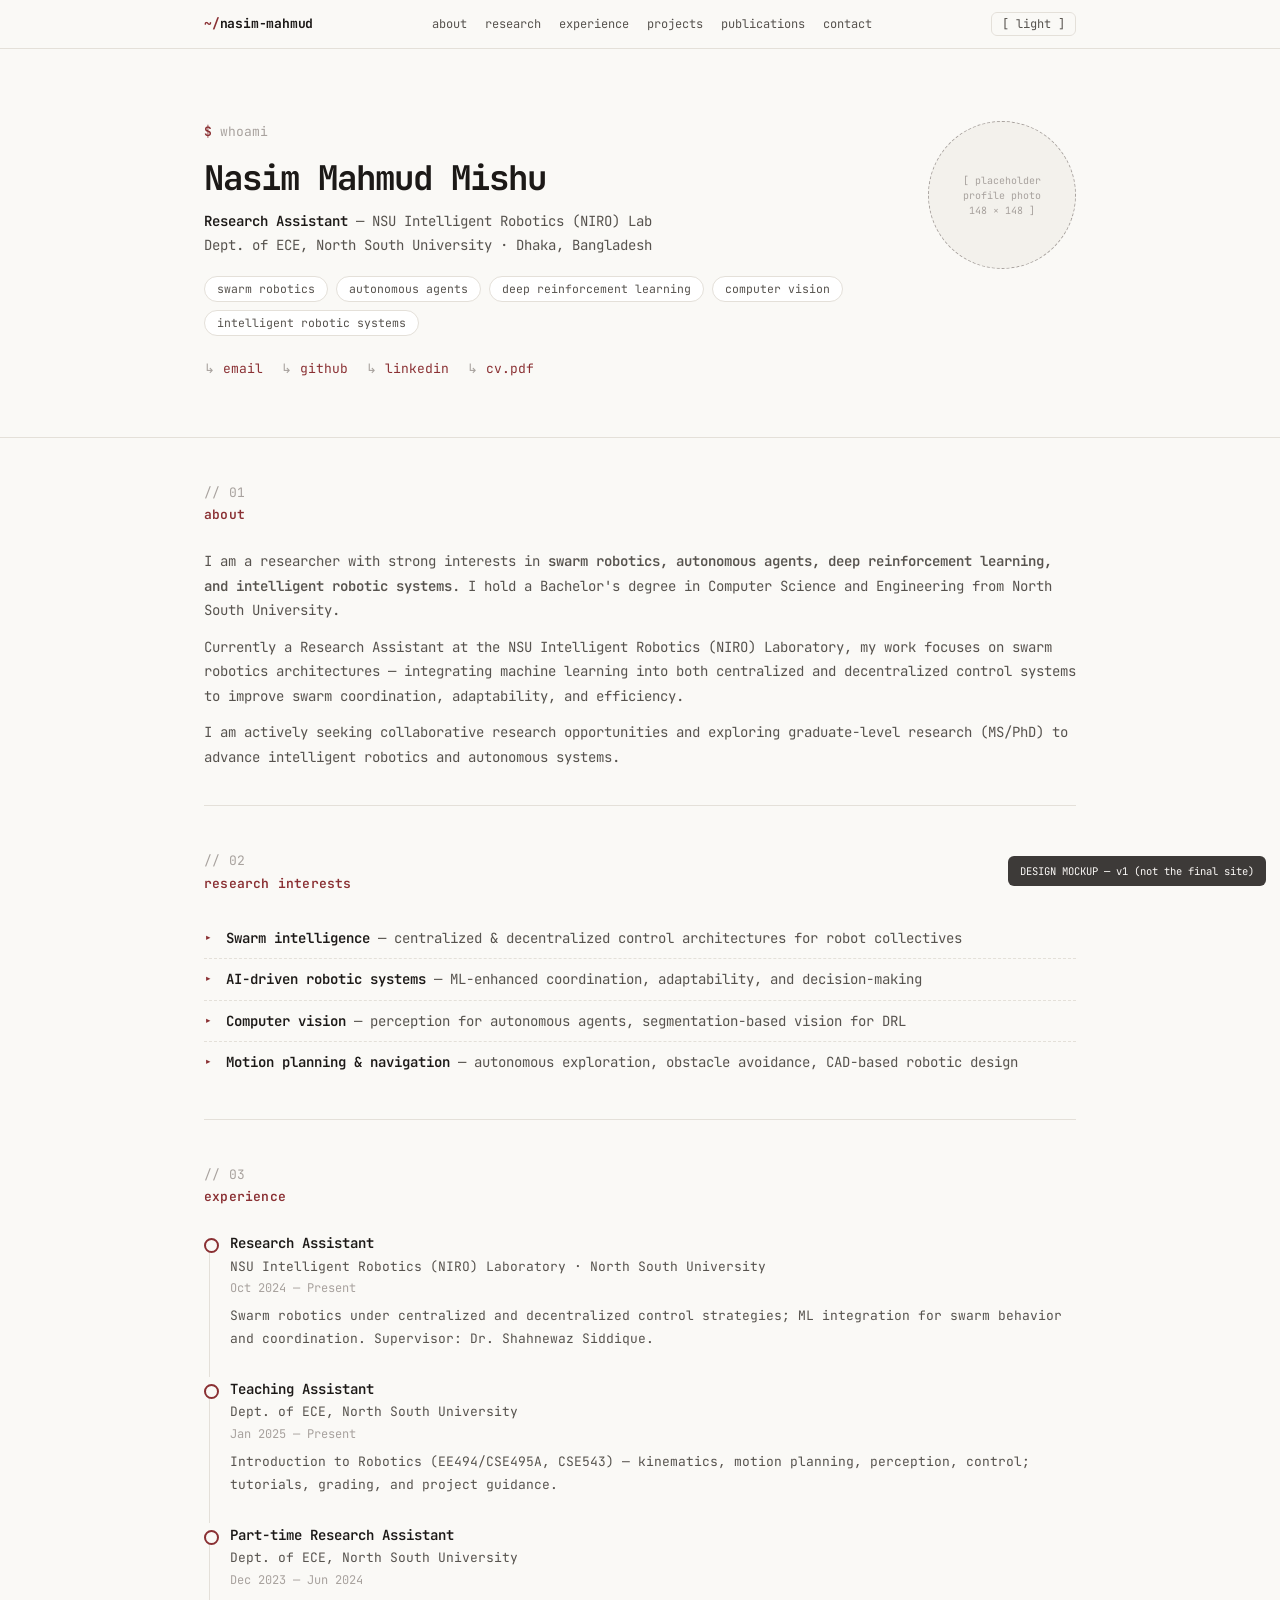
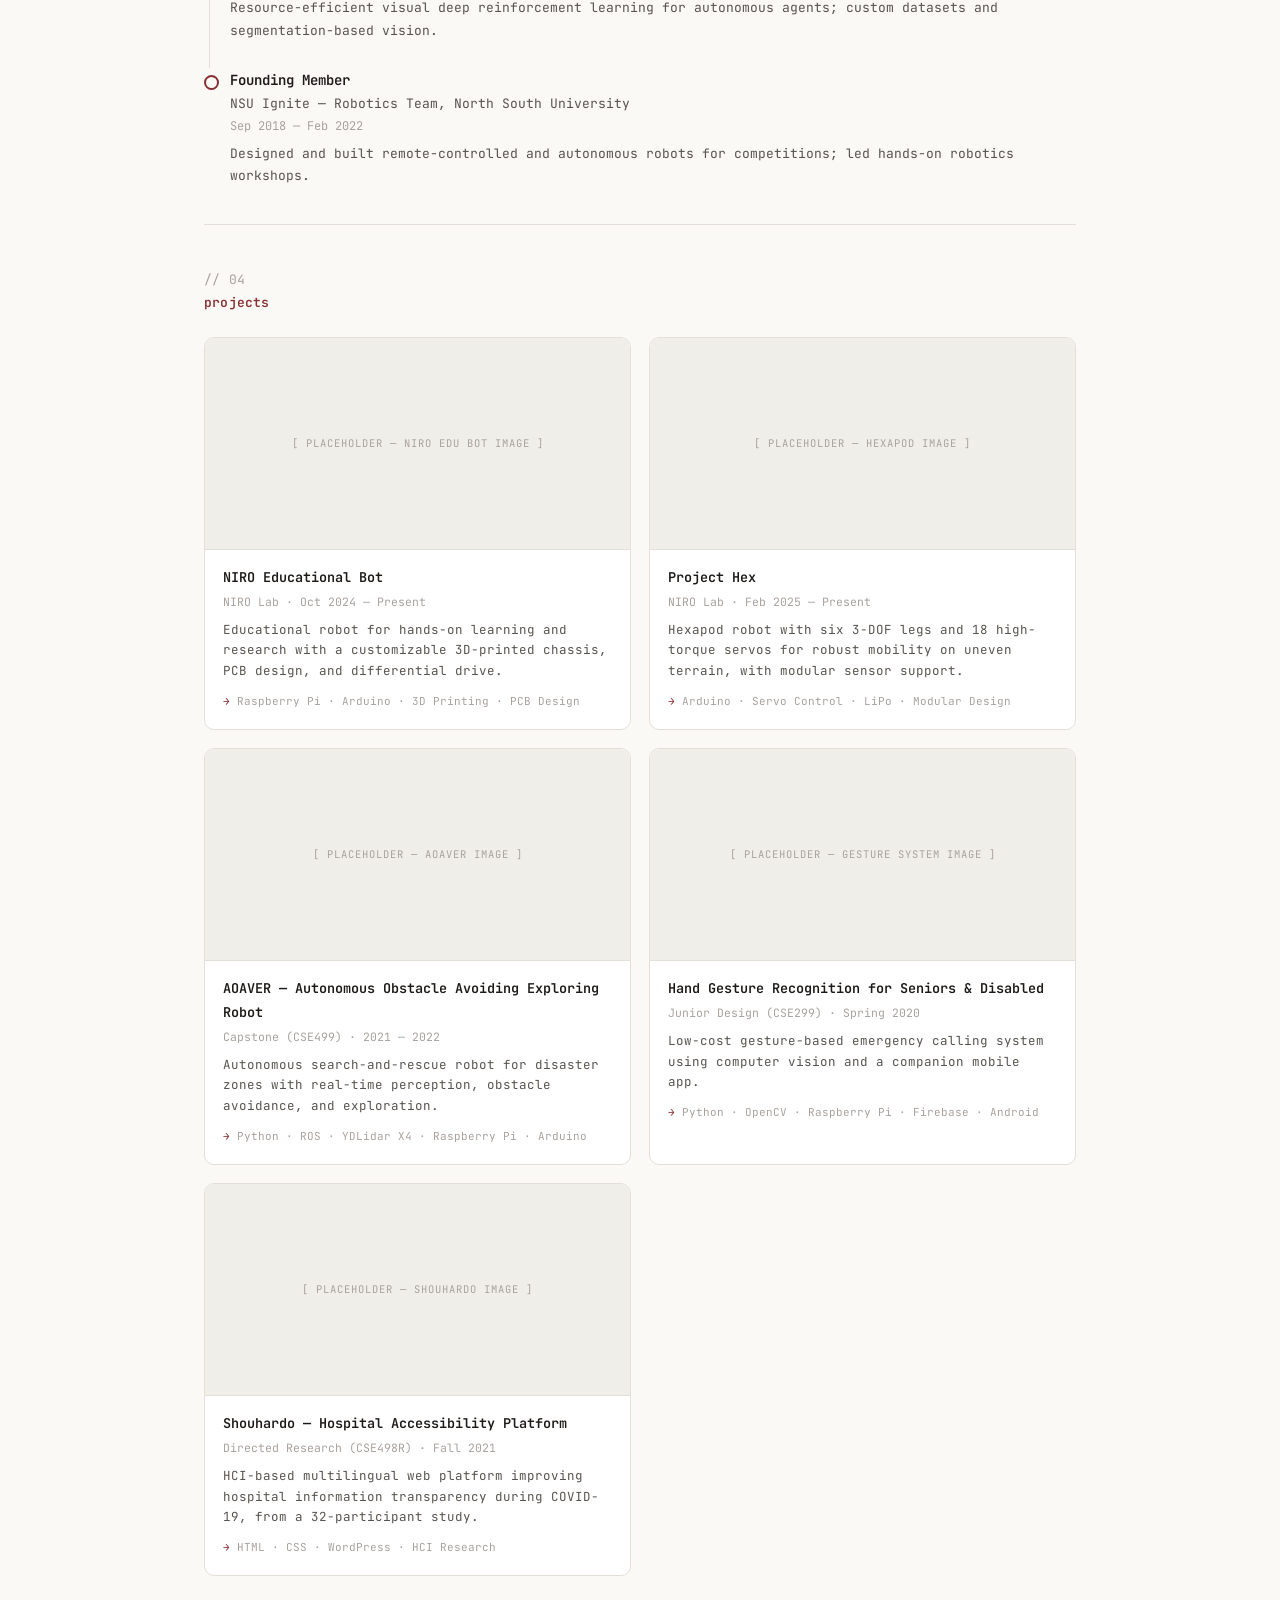
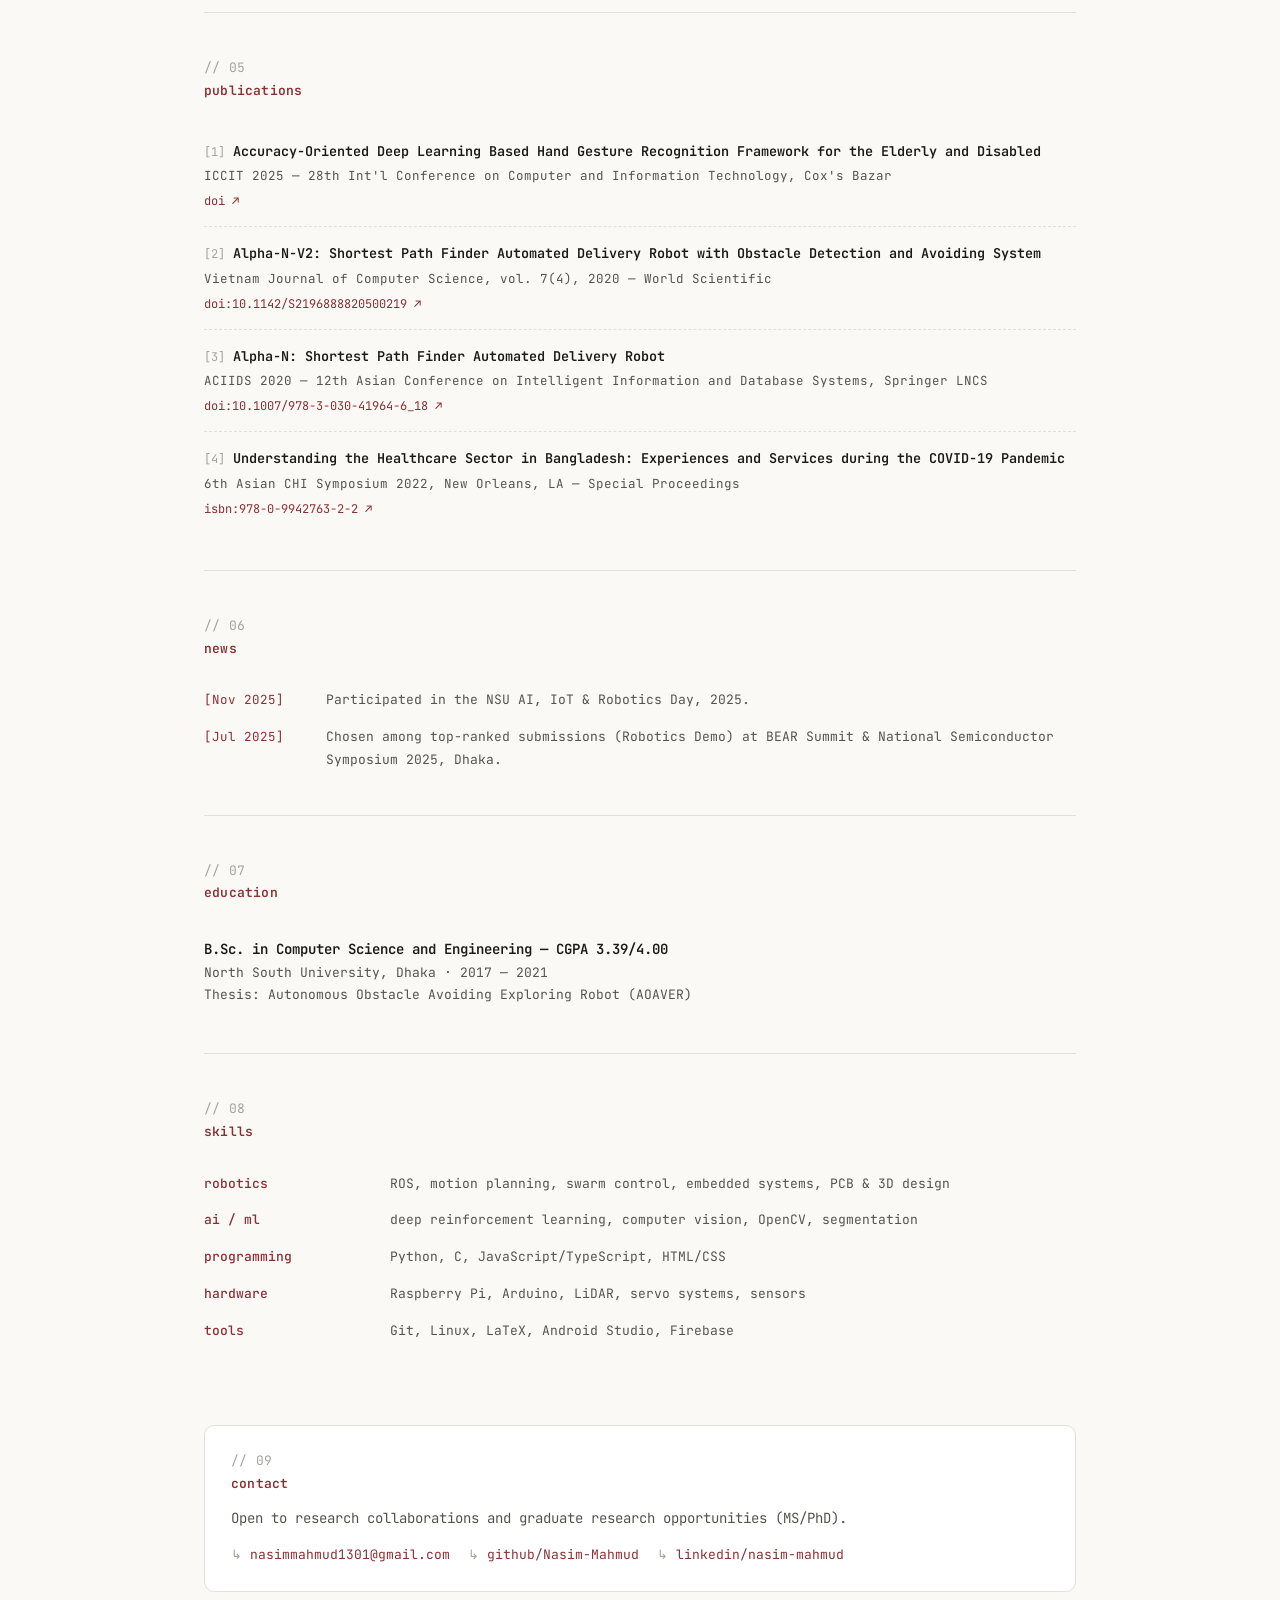
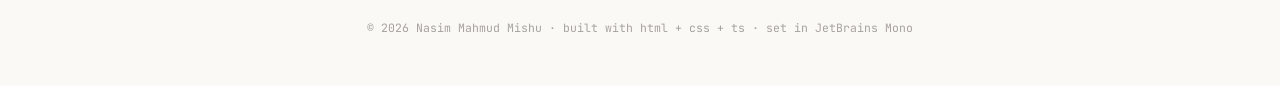
<file: v1/mockup/index.html>
<!DOCTYPE html>
<html lang="en">
<head>
<meta charset="utf-8" />
<meta name="viewport" content="width=device-width, initial-scale=1" />
<title>Design Mockup — Nasim Mahmud Mishu</title>
<link rel="preconnect" href="https://fonts.googleapis.com" />
<link rel="preconnect" href="https://fonts.gstatic.com" crossorigin />
<link href="https://fonts.googleapis.com/css2?family=JetBrains+Mono:ital,wght@0,300;0,400;0,500;0,600;0,700;1,400&display=swap" rel="stylesheet" />
<style>
  /* ============ DESIGN TOKENS ============ */
  :root {
    --bg:        #faf9f6;
    --bg-soft:   #f3f1ec;
    --ink:       #1c1917;
    --ink-soft:  #57534e;
    --ink-faint: #a8a29e;
    --accent:    #8a3033;   /* muted maroon — continuity with current site */
    --border:    #e4e0d9;
    --card:      #ffffff;
    --code-bg:   #f0eee9;
  }
  html[data-theme="dark"] {
    --bg:        #161513;
    --bg-soft:   #1e1c19;
    --ink:       #e7e3dd;
    --ink-soft:  #b0aaa2;
    --ink-faint: #6e675f;
    --accent:    #d08a8a;
    --border:    #2e2a26;
    --card:      #1c1a17;
    --code-bg:   #232019;
  }

  * { margin: 0; padding: 0; box-sizing: border-box; }
  html { scroll-behavior: smooth; }
  body {
    background: var(--bg);
    color: var(--ink);
    font-family: "JetBrains Mono", monospace;
    font-size: 14px;
    line-height: 1.75;
    -webkit-font-smoothing: antialiased;
    transition: background .25s ease, color .25s ease;
  }
  ::selection { background: var(--accent); color: #fff; }
  a { color: var(--accent); text-decoration: none; }
  a:hover { text-decoration: underline; text-underline-offset: 3px; }

  .wrap { max-width: 920px; margin: 0 auto; padding: 0 24px; }

  /* ============ NAV ============ */
  nav {
    position: sticky; top: 0; z-index: 50;
    background: color-mix(in srgb, var(--bg) 88%, transparent);
    backdrop-filter: blur(8px);
    border-bottom: 1px solid var(--border);
  }
  .nav-inner {
    max-width: 920px; margin: 0 auto; padding: 12px 24px;
    display: flex; align-items: center; justify-content: space-between; gap: 16px;
  }
  .nav-name { font-weight: 700; font-size: 13px; letter-spacing: -.2px; white-space: nowrap; }
  .nav-name .prompt { color: var(--accent); }
  .nav-links { display: flex; gap: 18px; font-size: 12px; color: var(--ink-soft); }
  .nav-links a { color: var(--ink-soft); }
  .nav-links a:hover { color: var(--accent); text-decoration: none; }
  .theme-btn {
    font-family: inherit; font-size: 12px; cursor: pointer;
    background: none; border: 1px solid var(--border); border-radius: 6px;
    color: var(--ink-soft); padding: 3px 10px;
  }
  .theme-btn:hover { border-color: var(--accent); color: var(--accent); }

  /* ============ HERO ============ */
  .hero { padding: 72px 0 56px; border-bottom: 1px solid var(--border); }
  .hero-flex { display: flex; gap: 40px; align-items: flex-start; }
  .hero-text { flex: 1; min-width: 0; }
  .hero-cmd {
    color: var(--ink-faint); font-size: 13px; margin-bottom: 14px;
  }
  .hero-cmd .dollar { color: var(--accent); font-weight: 600; }
  .hero h1 {
    font-size: clamp(26px, 4.5vw, 34px);
    font-weight: 700; letter-spacing: -1px; line-height: 1.2;
  }
  .hero .role { margin-top: 10px; font-size: 14px; color: var(--ink-soft); }
  .hero .role b { color: var(--ink); font-weight: 600; }
  .tags { display: flex; flex-wrap: wrap; gap: 8px; margin-top: 18px; }
  .tag {
    font-size: 11.5px; color: var(--ink-soft);
    border: 1px solid var(--border); border-radius: 999px;
    padding: 2px 12px; background: var(--card);
  }
  .hero-links { margin-top: 22px; font-size: 13px; display: flex; flex-wrap: wrap; gap: 4px; }
  .hero-links a { margin-right: 14px; }
  .hero-links a::before { content: "↳ "; color: var(--ink-faint); }
  .photo-slot {
    flex-shrink: 0; width: 148px; height: 148px; border-radius: 50%;
    border: 1px dashed var(--ink-faint);
    display: flex; align-items: center; justify-content: center; text-align: center;
    font-size: 10px; color: var(--ink-faint); line-height: 1.5; padding: 12px;
    background: var(--bg-soft);
  }

  /* ============ SECTIONS ============ */
  section { padding: 44px 0 36px; border-bottom: 1px solid var(--border); }
  section:last-of-type { border-bottom: none; }
  .sec-head {
    font-size: 13px; font-weight: 600; color: var(--accent);
    margin-bottom: 22px; letter-spacing: .2px;
  }
  .sec-head .comment { color: var(--ink-faint); font-weight: 400; }
  .sec-head .comment::after { content: ""; display: block; }

  p + p { margin-top: 12px; }
  .muted { color: var(--ink-soft); }
  .lead b { font-weight: 600; }

  /* research interests */
  .interest-list { list-style: none; }
  .interest-list li {
    padding: 8px 0 8px 22px; position: relative; color: var(--ink-soft);
    border-bottom: 1px dashed var(--border);
  }
  .interest-list li:last-child { border-bottom: none; }
  .interest-list li::before {
    content: "▸"; position: absolute; left: 0; color: var(--accent);
  }
  .interest-list b { color: var(--ink); font-weight: 600; }

  /* experience timeline */
  .xp-item { position: relative; padding: 0 0 26px 26px; }
  .xp-item::before {
    content: ""; position: absolute; left: 5px; top: 8px; bottom: 0;
    width: 1px; background: var(--border);
  }
  .xp-item:last-child { padding-bottom: 0; }
  .xp-item:last-child::before { display: none; }
  .xp-item::after {
    content: ""; position: absolute; left: 0; top: 7px;
    width: 11px; height: 11px; border-radius: 50%;
    background: var(--bg); border: 2px solid var(--accent);
  }
  .xp-role { font-weight: 600; font-size: 14px; }
  .xp-org { color: var(--ink-soft); font-size: 13px; }
  .xp-date { font-size: 12px; color: var(--ink-faint); }
  .xp-detail { margin-top: 6px; font-size: 13px; color: var(--ink-soft); }

  /* projects grid */
  .proj-grid { display: grid; grid-template-columns: 1fr 1fr; gap: 18px; }
  .proj-card {
    background: var(--card); border: 1px solid var(--border); border-radius: 10px;
    overflow: hidden; transition: border-color .2s ease, transform .2s ease;
  }
  .proj-card:hover { border-color: var(--accent); transform: translateY(-2px); }
  .proj-img {
    aspect-ratio: 16 / 8; background: var(--code-bg);
    border-bottom: 1px solid var(--border);
    display: flex; align-items: center; justify-content: center;
    font-size: 10.5px; color: var(--ink-faint); letter-spacing: 1px;
  }
  .proj-body { padding: 16px 18px 18px; }
  .proj-title { font-weight: 600; font-size: 13.5px; }
  .proj-meta { font-size: 11.5px; color: var(--ink-faint); margin: 2px 0 8px; }
  .proj-desc { font-size: 12.5px; color: var(--ink-soft); line-height: 1.65; }
  .proj-tech { margin-top: 10px; font-size: 11px; color: var(--ink-faint); }
  .proj-tech b { color: var(--accent); font-weight: 500; }

  /* publications */
  .pub { padding: 14px 0; border-bottom: 1px dashed var(--border); }
  .pub:last-child { border-bottom: none; }
  .pub-num { color: var(--ink-faint); font-size: 12px; margin-right: 8px; }
  .pub-title { font-weight: 600; font-size: 13.5px; }
  .pub-venue { font-size: 12.5px; color: var(--ink-soft); margin-top: 2px; }
  .pub-id { font-size: 12px; margin-top: 4px; }

  /* news */
  .news-item { display: flex; gap: 14px; padding: 7px 0; font-size: 13px; }
  .news-date { color: var(--accent); flex-shrink: 0; font-size: 12.5px; min-width: 108px; }
  .news-text { color: var(--ink-soft); }

  /* education */
  .edu-item { padding: 10px 0; }
  .edu-deg { font-weight: 600; }
  .edu-meta { color: var(--ink-soft); font-size: 13px; }

  /* skills */
  .skill-row { display: flex; gap: 16px; padding: 7px 0; font-size: 13px; }
  .skill-key { flex-shrink: 0; width: 170px; color: var(--accent); font-weight: 500; }
  .skill-val { color: var(--ink-soft); }

  /* footer */
  footer { padding: 40px 0 48px; }
  .footer-box {
    border: 1px solid var(--border); border-radius: 10px; background: var(--card);
    padding: 24px 26px;
  }
  .footer-box .sec-head { margin-bottom: 10px; }
  .copy { margin-top: 26px; text-align: center; font-size: 11.5px; color: var(--ink-faint); }

  .mockup-banner {
    position: fixed; bottom: 14px; right: 14px; z-index: 99;
    background: var(--ink); color: var(--bg);
    font-size: 10.5px; padding: 6px 12px; border-radius: 6px; opacity: .85;
  }

  /* responsive */
  @media (max-width: 720px) {
    .hero-flex { flex-direction: column-reverse; }
    .photo-slot { width: 112px; height: 112px; }
    .proj-grid { grid-template-columns: 1fr; }
    .nav-links { display: none; }
    .skill-row { flex-direction: column; gap: 0; }
    .news-item { flex-direction: column; gap: 0; }
  }
</style>
</head>
<body>

<!-- ================= NAV ================= -->
<nav>
  <div class="nav-inner">
    <div class="nav-name"><span class="prompt">~/</span>nasim-mahmud</div>
    <div class="nav-links">
      <a href="#about">about</a>
      <a href="#research">research</a>
      <a href="#experience">experience</a>
      <a href="#projects">projects</a>
      <a href="#publications">publications</a>
      <a href="#contact">contact</a>
    </div>
    <button class="theme-btn" id="themeToggle">[ light ]</button>
  </div>
</nav>

<!-- ================= HERO ================= -->
<header class="hero">
  <div class="wrap hero-flex">
    <div class="hero-text">
      <div class="hero-cmd"><span class="dollar">$</span> whoami</div>
      <h1>Nasim Mahmud Mishu</h1>
      <p class="role">
        <b>Research Assistant</b> — NSU Intelligent Robotics (NIRO) Lab<br />
        Dept. of ECE, North South University · Dhaka, Bangladesh
      </p>
      <div class="tags">
        <span class="tag">swarm robotics</span>
        <span class="tag">autonomous agents</span>
        <span class="tag">deep reinforcement learning</span>
        <span class="tag">computer vision</span>
        <span class="tag">intelligent robotic systems</span>
      </div>
      <div class="hero-links">
        <a href="mailto:nasimmahmud1301@gmail.com">email</a>
        <a href="https://github.com/Nasim-Mahmud">github</a>
        <a href="https://www.linkedin.com/in/nasim-mahmud/">linkedin</a>
        <a href="#">cv.pdf</a>
      </div>
    </div>
    <div class="photo-slot">[ placeholder<br />profile photo<br />148 × 148 ]</div>
  </div>
</header>

<main class="wrap">

  <!-- ================= ABOUT ================= -->
  <section id="about">
    <h2 class="sec-head"><span class="comment">// 01</span> about</h2>
    <p class="lead muted">
      I am a researcher with strong interests in <b>swarm robotics, autonomous agents,
      deep reinforcement learning, and intelligent robotic systems</b>. I hold a Bachelor's
      degree in Computer Science and Engineering from North South University.
    </p>
    <p class="muted">
      Currently a Research Assistant at the NSU Intelligent Robotics (NIRO) Laboratory,
      my work focuses on swarm robotics architectures — integrating machine learning into
      both centralized and decentralized control systems to improve swarm coordination,
      adaptability, and efficiency.
    </p>
    <p class="muted">
      I am actively seeking collaborative research opportunities and exploring
      graduate-level research (MS/PhD) to advance intelligent robotics and autonomous systems.
    </p>
  </section>

  <!-- ================= RESEARCH ================= -->
  <section id="research">
    <h2 class="sec-head"><span class="comment">// 02</span> research interests</h2>
    <ul class="interest-list">
      <li><b>Swarm intelligence</b> — centralized &amp; decentralized control architectures for robot collectives</li>
      <li><b>AI-driven robotic systems</b> — ML-enhanced coordination, adaptability, and decision-making</li>
      <li><b>Computer vision</b> — perception for autonomous agents, segmentation-based vision for DRL</li>
      <li><b>Motion planning &amp; navigation</b> — autonomous exploration, obstacle avoidance, CAD-based robotic design</li>
    </ul>
  </section>

  <!-- ================= EXPERIENCE ================= -->
  <section id="experience">
    <h2 class="sec-head"><span class="comment">// 03</span> experience</h2>

    <div class="xp-item">
      <div class="xp-role">Research Assistant</div>
      <div class="xp-org">NSU Intelligent Robotics (NIRO) Laboratory · North South University</div>
      <div class="xp-date">Oct 2024 — Present</div>
      <p class="xp-detail">Swarm robotics under centralized and decentralized control strategies; ML integration for swarm behavior and coordination. Supervisor: Dr. Shahnewaz Siddique.</p>
    </div>

    <div class="xp-item">
      <div class="xp-role">Teaching Assistant</div>
      <div class="xp-org">Dept. of ECE, North South University</div>
      <div class="xp-date">Jan 2025 — Present</div>
      <p class="xp-detail">Introduction to Robotics (EE494/CSE495A, CSE543) — kinematics, motion planning, perception, control; tutorials, grading, and project guidance.</p>
    </div>

    <div class="xp-item">
      <div class="xp-role">Part-time Research Assistant</div>
      <div class="xp-org">Dept. of ECE, North South University</div>
      <div class="xp-date">Dec 2023 — Jun 2024</div>
      <p class="xp-detail">Resource-efficient visual deep reinforcement learning for autonomous agents; custom datasets and segmentation-based vision.</p>
    </div>

    <div class="xp-item">
      <div class="xp-role">Founding Member</div>
      <div class="xp-org">NSU Ignite — Robotics Team, North South University</div>
      <div class="xp-date">Sep 2018 — Feb 2022</div>
      <p class="xp-detail">Designed and built remote-controlled and autonomous robots for competitions; led hands-on robotics workshops.</p>
    </div>
  </section>

  <!-- ================= PROJECTS ================= -->
  <section id="projects">
    <h2 class="sec-head"><span class="comment">// 04</span> projects</h2>
    <div class="proj-grid">

      <article class="proj-card">
        <div class="proj-img">[ PLACEHOLDER — NIRO EDU BOT IMAGE ]</div>
        <div class="proj-body">
          <div class="proj-title">NIRO Educational Bot</div>
          <div class="proj-meta">NIRO Lab · Oct 2024 — Present</div>
          <p class="proj-desc">Educational robot for hands-on learning and research with a customizable 3D-printed chassis, PCB design, and differential drive.</p>
          <div class="proj-tech"><b>→</b> Raspberry Pi · Arduino · 3D Printing · PCB Design</div>
        </div>
      </article>

      <article class="proj-card">
        <div class="proj-img">[ PLACEHOLDER — HEXAPOD IMAGE ]</div>
        <div class="proj-body">
          <div class="proj-title">Project Hex</div>
          <div class="proj-meta">NIRO Lab · Feb 2025 — Present</div>
          <p class="proj-desc">Hexapod robot with six 3-DOF legs and 18 high-torque servos for robust mobility on uneven terrain, with modular sensor support.</p>
          <div class="proj-tech"><b>→</b> Arduino · Servo Control · LiPo · Modular Design</div>
        </div>
      </article>

      <article class="proj-card">
        <div class="proj-img">[ PLACEHOLDER — AOAVER IMAGE ]</div>
        <div class="proj-body">
          <div class="proj-title">AOAVER — Autonomous Obstacle Avoiding Exploring Robot</div>
          <div class="proj-meta">Capstone (CSE499) · 2021 — 2022</div>
          <p class="proj-desc">Autonomous search-and-rescue robot for disaster zones with real-time perception, obstacle avoidance, and exploration.</p>
          <div class="proj-tech"><b>→</b> Python · ROS · YDLidar X4 · Raspberry Pi · Arduino</div>
        </div>
      </article>

      <article class="proj-card">
        <div class="proj-img">[ PLACEHOLDER — GESTURE SYSTEM IMAGE ]</div>
        <div class="proj-body">
          <div class="proj-title">Hand Gesture Recognition for Seniors &amp; Disabled</div>
          <div class="proj-meta">Junior Design (CSE299) · Spring 2020</div>
          <p class="proj-desc">Low-cost gesture-based emergency calling system using computer vision and a companion mobile app.</p>
          <div class="proj-tech"><b>→</b> Python · OpenCV · Raspberry Pi · Firebase · Android</div>
        </div>
      </article>

      <article class="proj-card">
        <div class="proj-img">[ PLACEHOLDER — SHOUHARDO IMAGE ]</div>
        <div class="proj-body">
          <div class="proj-title">Shouhardo — Hospital Accessibility Platform</div>
          <div class="proj-meta">Directed Research (CSE498R) · Fall 2021</div>
          <p class="proj-desc">HCI-based multilingual web platform improving hospital information transparency during COVID-19, from a 32-participant study.</p>
          <div class="proj-tech"><b>→</b> HTML · CSS · WordPress · HCI Research</div>
        </div>
      </article>

    </div>
  </section>

  <!-- ================= PUBLICATIONS ================= -->
  <section id="publications">
    <h2 class="sec-head"><span class="comment">// 05</span> publications</h2>

    <div class="pub">
      <div><span class="pub-num">[1]</span><span class="pub-title">Accuracy-Oriented Deep Learning Based Hand Gesture Recognition Framework for the Elderly and Disabled</span></div>
      <div class="pub-venue">ICCIT 2025 — 28th Int'l Conference on Computer and Information Technology, Cox's Bazar</div>
      <div class="pub-id"><a href="#">doi ↗</a></div>
    </div>

    <div class="pub">
      <div><span class="pub-num">[2]</span><span class="pub-title">Alpha-N-V2: Shortest Path Finder Automated Delivery Robot with Obstacle Detection and Avoiding System</span></div>
      <div class="pub-venue">Vietnam Journal of Computer Science, vol. 7(4), 2020 — World Scientific</div>
      <div class="pub-id"><a href="https://doi.org/10.1142/S2196888820500219">doi:10.1142/S2196888820500219 ↗</a></div>
    </div>

    <div class="pub">
      <div><span class="pub-num">[3]</span><span class="pub-title">Alpha-N: Shortest Path Finder Automated Delivery Robot</span></div>
      <div class="pub-venue">ACIIDS 2020 — 12th Asian Conference on Intelligent Information and Database Systems, Springer LNCS</div>
      <div class="pub-id"><a href="https://doi.org/10.1007/978-3-030-41964-6_18">doi:10.1007/978-3-030-41964-6_18 ↗</a></div>
    </div>

    <div class="pub">
      <div><span class="pub-num">[4]</span><span class="pub-title">Understanding the Healthcare Sector in Bangladesh: Experiences and Services during the COVID-19 Pandemic</span></div>
      <div class="pub-venue">6th Asian CHI Symposium 2022, New Orleans, LA — Special Proceedings</div>
      <div class="pub-id"><a href="https://drive.google.com/file/d/1ifFX5Vd1_dNN7jzyPAT1Wl0iYt5vI1YH/view">isbn:978-0-9942763-2-2 ↗</a></div>
    </div>
  </section>

  <!-- ================= NEWS ================= -->
  <section id="news">
    <h2 class="sec-head"><span class="comment">// 06</span> news</h2>
    <div class="news-item"><span class="news-date">[Nov 2025]</span><span class="news-text">Participated in the NSU AI, IoT &amp; Robotics Day, 2025.</span></div>
    <div class="news-item"><span class="news-date">[Jul 2025]</span><span class="news-text">Chosen among top-ranked submissions (Robotics Demo) at BEAR Summit &amp; National Semiconductor Symposium 2025, Dhaka.</span></div>
  </section>

  <!-- ================= EDUCATION ================= -->
  <section id="education">
    <h2 class="sec-head"><span class="comment">// 07</span> education</h2>
    <div class="edu-item">
      <div class="edu-deg">B.Sc. in Computer Science and Engineering — CGPA 3.39/4.00</div>
      <div class="edu-meta">North South University, Dhaka · 2017 — 2021</div>
      <div class="edu-meta">Thesis: Autonomous Obstacle Avoiding Exploring Robot (AOAVER)</div>
    </div>
  </section>

  <!-- ================= SKILLS ================= -->
  <section id="skills">
    <h2 class="sec-head"><span class="comment">// 08</span> skills</h2>
    <div class="skill-row"><span class="skill-key">robotics</span><span class="skill-val">ROS, motion planning, swarm control, embedded systems, PCB &amp; 3D design</span></div>
    <div class="skill-row"><span class="skill-key">ai / ml</span><span class="skill-val">deep reinforcement learning, computer vision, OpenCV, segmentation</span></div>
    <div class="skill-row"><span class="skill-key">programming</span><span class="skill-val">Python, C, JavaScript/TypeScript, HTML/CSS</span></div>
    <div class="skill-row"><span class="skill-key">hardware</span><span class="skill-val">Raspberry Pi, Arduino, LiDAR, servo systems, sensors</span></div>
    <div class="skill-row"><span class="skill-key">tools</span><span class="skill-val">Git, Linux, LaTeX, Android Studio, Firebase</span></div>
  </section>

</main>

<!-- ================= FOOTER / CONTACT ================= -->
<footer id="contact">
  <div class="wrap">
    <div class="footer-box">
      <h2 class="sec-head"><span class="comment">// 09</span> contact</h2>
      <p class="muted">Open to research collaborations and graduate research opportunities (MS/PhD).</p>
      <div class="hero-links" style="margin-top:14px">
        <a href="mailto:nasimmahmud1301@gmail.com">nasimmahmud1301@gmail.com</a>
        <a href="https://github.com/Nasim-Mahmud">github/Nasim-Mahmud</a>
        <a href="https://www.linkedin.com/in/nasim-mahmud/">linkedin/nasim-mahmud</a>
      </div>
    </div>
    <p class="copy">© 2026 Nasim Mahmud Mishu · built with html + css + ts · set in JetBrains Mono</p>
  </div>
</footer>

<div class="mockup-banner">DESIGN MOCKUP — v1 (not the final site)</div>

<script>
  // minimal theme toggle just for previewing both modes
  const btn = document.getElementById('themeToggle');
  btn.addEventListener('click', () => {
    const html = document.documentElement;
    const dark = html.getAttribute('data-theme') === 'dark';
    html.setAttribute('data-theme', dark ? '' : 'dark');
    btn.textContent = dark ? '[ light ]' : '[ dark ]';
  });
</script>
</body>
</html>
</file>
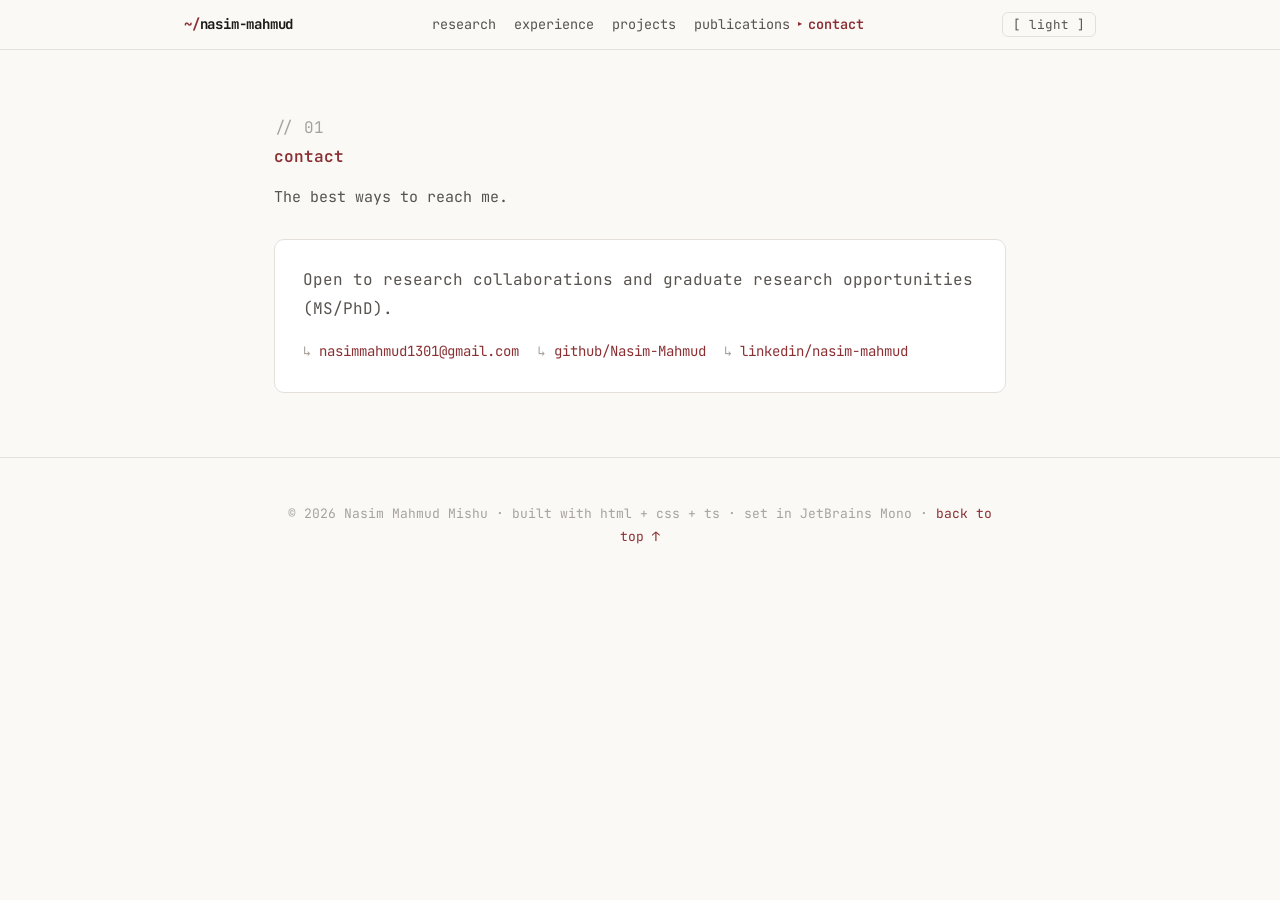
<file: v2/app/contact.html>
<!DOCTYPE html>
<html lang="en">
<head>
<meta charset="utf-8" />
<meta name="viewport" content="width=device-width, initial-scale=1" />
<title>Contact · Nasim Mahmud Mishu</title>
<meta name="description" content="Contact Nasim Mahmud Mishu: open to research collaborations and graduate research opportunities (MS/PhD). Email, GitHub, and LinkedIn." />
<meta name="theme-color" content="#faf9f6" />
<link rel="icon" type="image/svg+xml" href="assets/img/favicon.svg" />
<link rel="preconnect" href="https://fonts.googleapis.com" />
<link rel="preconnect" href="https://fonts.gstatic.com" crossorigin />
<link href="https://fonts.googleapis.com/css2?family=JetBrains+Mono:ital,wght@0,300;0,400;0,500;0,600;0,700;1,400&display=swap" rel="stylesheet" />
<link rel="stylesheet" href="css/style.css" />
</head>
<body>

<!-- ================= NAV (shared across all pages) ================= -->
<nav id="top">
  <div class="nav-inner">
    <div class="nav-name"><a href="index.html"><span class="prompt">~/</span>nasim-mahmud</a></div>
    <div class="nav-links" id="navLinks">
      <a href="research.html">research</a>
      <a href="experience.html">experience</a>
      <a href="projects.html">projects</a>
      <a href="publications.html">publications</a>
      <a href="contact.html">contact</a>
    </div>
    <div class="nav-right">
      <button class="theme-btn" id="themeToggle" type="button" aria-label="Toggle color theme">[ light ]</button>
      <button class="menu-btn" id="menuToggle" type="button" aria-label="Toggle navigation menu" aria-expanded="false">[ menu ]</button>
    </div>
  </div>
</nav>

<main class="wrap">

  <!-- ================= CONTACT ================= -->
  <section id="contact" class="reveal">
    <h1 class="sec-head"><span class="comment">// 01</span> contact</h1>
    <p class="page-intro">The best ways to reach me.</p>
    <div class="footer-box">
      <p class="muted">Open to research collaborations and graduate research opportunities (MS/PhD).</p>
      <div class="hero-links" style="margin-top:16px">
        <a href="mailto:nasimmahmud1301@gmail.com">nasimmahmud1301@gmail.com</a>
        <a href="https://github.com/Nasim-Mahmud">github/Nasim-Mahmud</a>
        <a href="https://www.linkedin.com/in/nasim-mahmud/">linkedin/nasim-mahmud</a>
      </div>
    </div>
  </section>

</main>

<!-- ================= FOOTER (shared across all pages) ================= -->
<footer>
  <div class="wrap">
    <p class="copy">© <span id="year">2026</span> Nasim Mahmud Mishu · built with html + css + ts · set in JetBrains Mono · <a href="#top" class="back-top">back to top ↑</a></p>
  </div>
</footer>

<script src="scripts/main.js"></script>
</body>
</html>
</file>
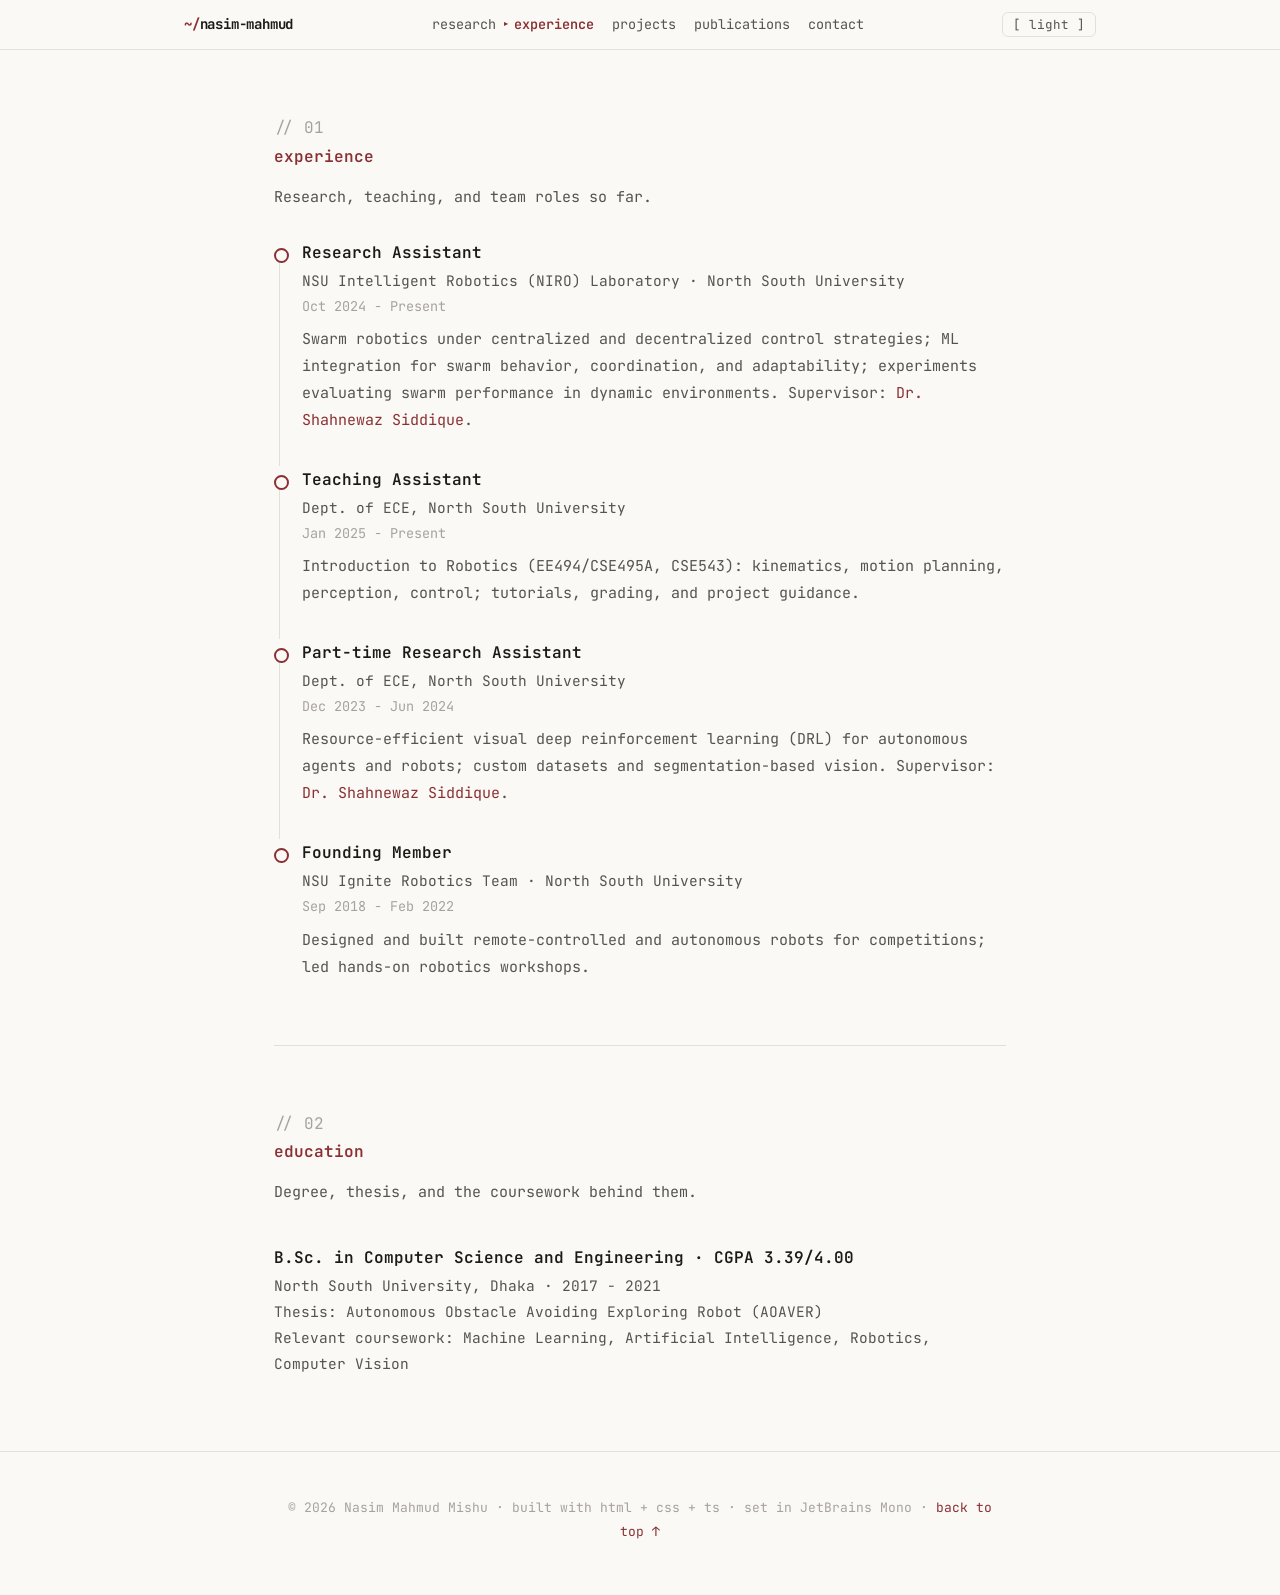
<file: v2/app/experience.html>
<!DOCTYPE html>
<html lang="en">
<head>
<meta charset="utf-8" />
<meta name="viewport" content="width=device-width, initial-scale=1" />
<title>Experience · Nasim Mahmud Mishu</title>
<meta name="description" content="Experience and education of Nasim Mahmud Mishu: research and teaching roles at North South University, NSU Ignite robotics team, B.Sc. in CSE." />
<meta name="theme-color" content="#faf9f6" />
<link rel="icon" type="image/svg+xml" href="assets/img/favicon.svg" />
<link rel="preconnect" href="https://fonts.googleapis.com" />
<link rel="preconnect" href="https://fonts.gstatic.com" crossorigin />
<link href="https://fonts.googleapis.com/css2?family=JetBrains+Mono:ital,wght@0,300;0,400;0,500;0,600;0,700;1,400&display=swap" rel="stylesheet" />
<link rel="stylesheet" href="css/style.css" />
</head>
<body>

<!-- ================= NAV (shared across all pages) ================= -->
<nav id="top">
  <div class="nav-inner">
    <div class="nav-name"><a href="index.html"><span class="prompt">~/</span>nasim-mahmud</a></div>
    <div class="nav-links" id="navLinks">
      <a href="research.html">research</a>
      <a href="experience.html">experience</a>
      <a href="projects.html">projects</a>
      <a href="publications.html">publications</a>
      <a href="contact.html">contact</a>
    </div>
    <div class="nav-right">
      <button class="theme-btn" id="themeToggle" type="button" aria-label="Toggle color theme">[ light ]</button>
      <button class="menu-btn" id="menuToggle" type="button" aria-label="Toggle navigation menu" aria-expanded="false">[ menu ]</button>
    </div>
  </div>
</nav>

<main class="wrap">

  <!-- ================= EXPERIENCE ================= -->
  <section id="experience" class="reveal">
    <h1 class="sec-head"><span class="comment">// 01</span> experience</h1>
    <p class="page-intro">Research, teaching, and team roles so far.</p>

    <div class="xp-item">
      <div class="xp-role">Research Assistant</div>
      <div class="xp-org">NSU Intelligent Robotics (NIRO) Laboratory · North South University</div>
      <div class="xp-date">Oct 2024 - Present</div>
      <p class="xp-detail">Swarm robotics under centralized and decentralized control strategies; ML integration for swarm behavior, coordination, and adaptability; experiments evaluating swarm performance in dynamic environments. Supervisor: <a href="https://ece.northsouth.edu/people/dr-shahnewaz-siddique/">Dr. Shahnewaz Siddique</a>.</p>
    </div>

    <div class="xp-item">
      <div class="xp-role">Teaching Assistant</div>
      <div class="xp-org">Dept. of ECE, North South University</div>
      <div class="xp-date">Jan 2025 - Present</div>
      <p class="xp-detail">Introduction to Robotics (EE494/CSE495A, CSE543): kinematics, motion planning, perception, control; tutorials, grading, and project guidance.</p>
    </div>

    <div class="xp-item">
      <div class="xp-role">Part-time Research Assistant</div>
      <div class="xp-org">Dept. of ECE, North South University</div>
      <div class="xp-date">Dec 2023 - Jun 2024</div>
      <p class="xp-detail">Resource-efficient visual deep reinforcement learning (DRL) for autonomous agents and robots; custom datasets and segmentation-based vision. Supervisor: <a href="https://ece.northsouth.edu/people/dr-shahnewaz-siddique/">Dr. Shahnewaz Siddique</a>.</p>
    </div>

    <div class="xp-item">
      <div class="xp-role">Founding Member</div>
      <div class="xp-org">NSU Ignite Robotics Team · North South University</div>
      <div class="xp-date">Sep 2018 - Feb 2022</div>
      <p class="xp-detail">Designed and built remote-controlled and autonomous robots for competitions; led hands-on robotics workshops.</p>
    </div>
  </section>

  <!-- ================= EDUCATION ================= -->
  <section id="education" class="reveal">
    <h2 class="sec-head"><span class="comment">// 02</span> education</h2>
    <p class="page-intro">Degree, thesis, and the coursework behind them.</p>
    <div class="edu-item">
      <div class="edu-deg">B.Sc. in Computer Science and Engineering · CGPA 3.39/4.00</div>
      <div class="edu-meta">North South University, Dhaka · 2017 - 2021</div>
      <div class="edu-meta">Thesis: Autonomous Obstacle Avoiding Exploring Robot (AOAVER)</div>
      <div class="edu-meta">Relevant coursework: Machine Learning, Artificial Intelligence, Robotics, Computer Vision</div>
    </div>
  </section>

</main>

<!-- ================= FOOTER (shared across all pages) ================= -->
<footer>
  <div class="wrap">
    <p class="copy">© <span id="year">2026</span> Nasim Mahmud Mishu · built with html + css + ts · set in JetBrains Mono · <a href="#top" class="back-top">back to top ↑</a></p>
  </div>
</footer>

<script src="scripts/main.js"></script>
</body>
</html>
</file>
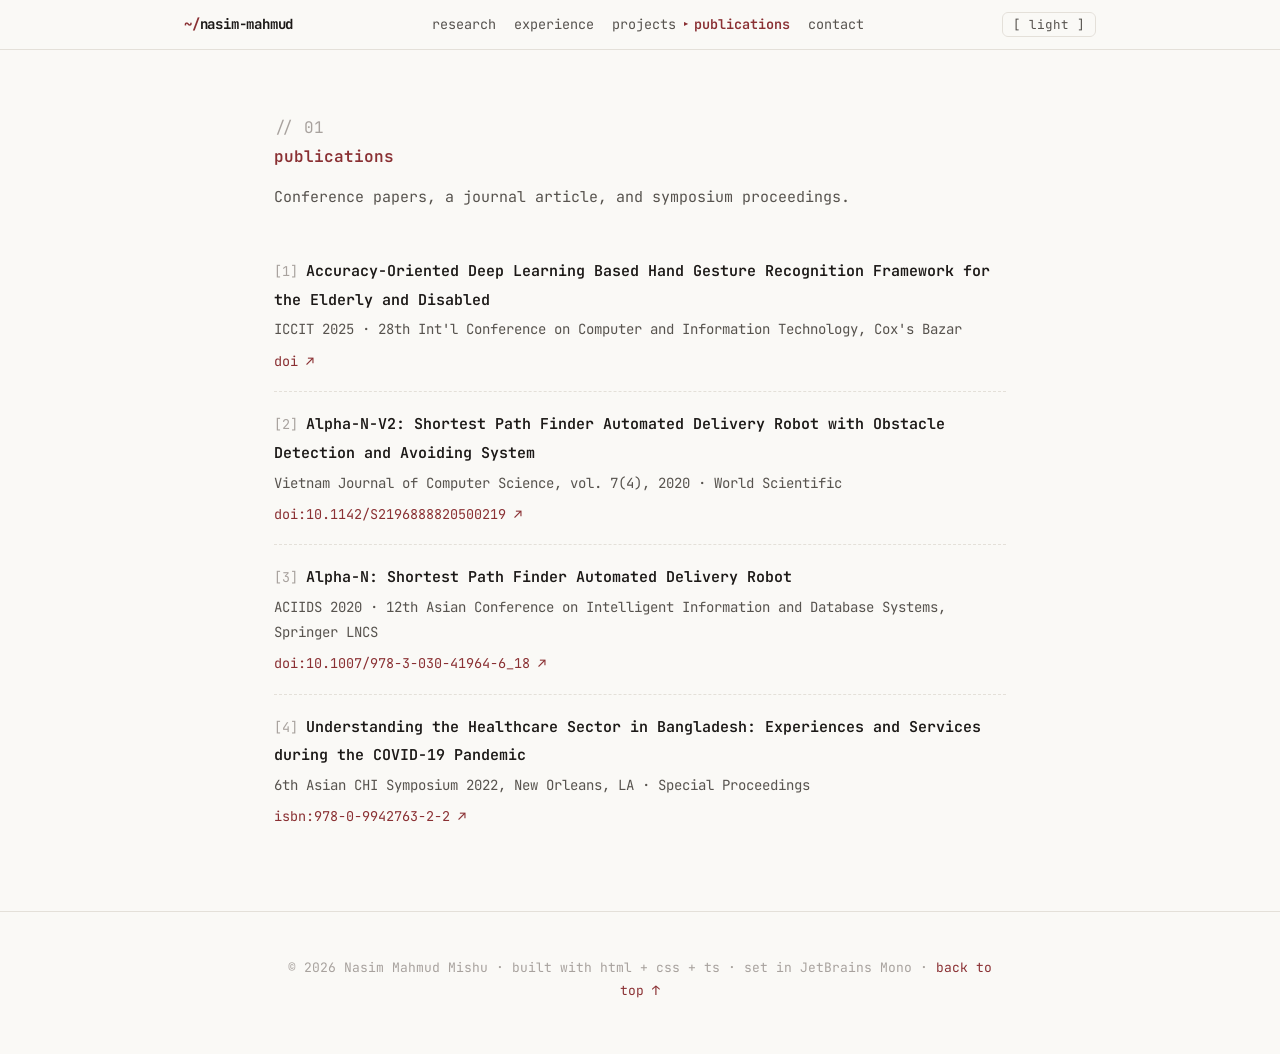
<file: v2/app/publications.html>
<!DOCTYPE html>
<html lang="en">
<head>
<meta charset="utf-8" />
<meta name="viewport" content="width=device-width, initial-scale=1" />
<title>Publications · Nasim Mahmud Mishu</title>
<meta name="description" content="Publications by Nasim Mahmud Mishu: conference papers, a journal article, and symposium proceedings on robotics, gesture recognition, and healthcare HCI." />
<meta name="theme-color" content="#faf9f6" />
<link rel="icon" type="image/svg+xml" href="assets/img/favicon.svg" />
<link rel="preconnect" href="https://fonts.googleapis.com" />
<link rel="preconnect" href="https://fonts.gstatic.com" crossorigin />
<link href="https://fonts.googleapis.com/css2?family=JetBrains+Mono:ital,wght@0,300;0,400;0,500;0,600;0,700;1,400&display=swap" rel="stylesheet" />
<link rel="stylesheet" href="css/style.css" />
</head>
<body>

<!-- ================= NAV (shared across all pages) ================= -->
<nav id="top">
  <div class="nav-inner">
    <div class="nav-name"><a href="index.html"><span class="prompt">~/</span>nasim-mahmud</a></div>
    <div class="nav-links" id="navLinks">
      <a href="research.html">research</a>
      <a href="experience.html">experience</a>
      <a href="projects.html">projects</a>
      <a href="publications.html">publications</a>
      <a href="contact.html">contact</a>
    </div>
    <div class="nav-right">
      <button class="theme-btn" id="themeToggle" type="button" aria-label="Toggle color theme">[ light ]</button>
      <button class="menu-btn" id="menuToggle" type="button" aria-label="Toggle navigation menu" aria-expanded="false">[ menu ]</button>
    </div>
  </div>
</nav>

<main class="wrap">

  <!-- ================= PUBLICATIONS ================= -->
  <section id="publications" class="reveal">
    <h1 class="sec-head"><span class="comment">// 01</span> publications</h1>
    <p class="page-intro">Conference papers, a journal article, and symposium proceedings.</p>

    <div class="pub">
      <div><span class="pub-num">[1]</span><span class="pub-title">Accuracy-Oriented Deep Learning Based Hand Gesture Recognition Framework for the Elderly and Disabled</span></div>
      <div class="pub-venue">ICCIT 2025 · 28th Int'l Conference on Computer and Information Technology, Cox's Bazar</div>
      <div class="pub-id"><a href="#" title="DOI pending: link coming soon">doi ↗</a></div>
    </div>

    <div class="pub">
      <div><span class="pub-num">[2]</span><span class="pub-title">Alpha-N-V2: Shortest Path Finder Automated Delivery Robot with Obstacle Detection and Avoiding System</span></div>
      <div class="pub-venue">Vietnam Journal of Computer Science, vol. 7(4), 2020 · World Scientific</div>
      <div class="pub-id"><a href="https://doi.org/10.1142/S2196888820500219">doi:10.1142/S2196888820500219 ↗</a></div>
    </div>

    <div class="pub">
      <div><span class="pub-num">[3]</span><span class="pub-title">Alpha-N: Shortest Path Finder Automated Delivery Robot</span></div>
      <div class="pub-venue">ACIIDS 2020 · 12th Asian Conference on Intelligent Information and Database Systems, Springer LNCS</div>
      <div class="pub-id"><a href="https://doi.org/10.1007/978-3-030-41964-6_18">doi:10.1007/978-3-030-41964-6_18 ↗</a></div>
    </div>

    <div class="pub">
      <div><span class="pub-num">[4]</span><span class="pub-title">Understanding the Healthcare Sector in Bangladesh: Experiences and Services during the COVID-19 Pandemic</span></div>
      <div class="pub-venue">6th Asian CHI Symposium 2022, New Orleans, LA · Special Proceedings</div>
      <div class="pub-id"><a href="https://drive.google.com/file/d/1ifFX5Vd1_dNN7jzyPAT1Wl0iYt5vI1YH/view">isbn:978-0-9942763-2-2 ↗</a></div>
    </div>
  </section>

</main>

<!-- ================= FOOTER (shared across all pages) ================= -->
<footer>
  <div class="wrap">
    <p class="copy">© <span id="year">2026</span> Nasim Mahmud Mishu · built with html + css + ts · set in JetBrains Mono · <a href="#top" class="back-top">back to top ↑</a></p>
  </div>
</footer>

<script src="scripts/main.js"></script>
</body>
</html>
</file>
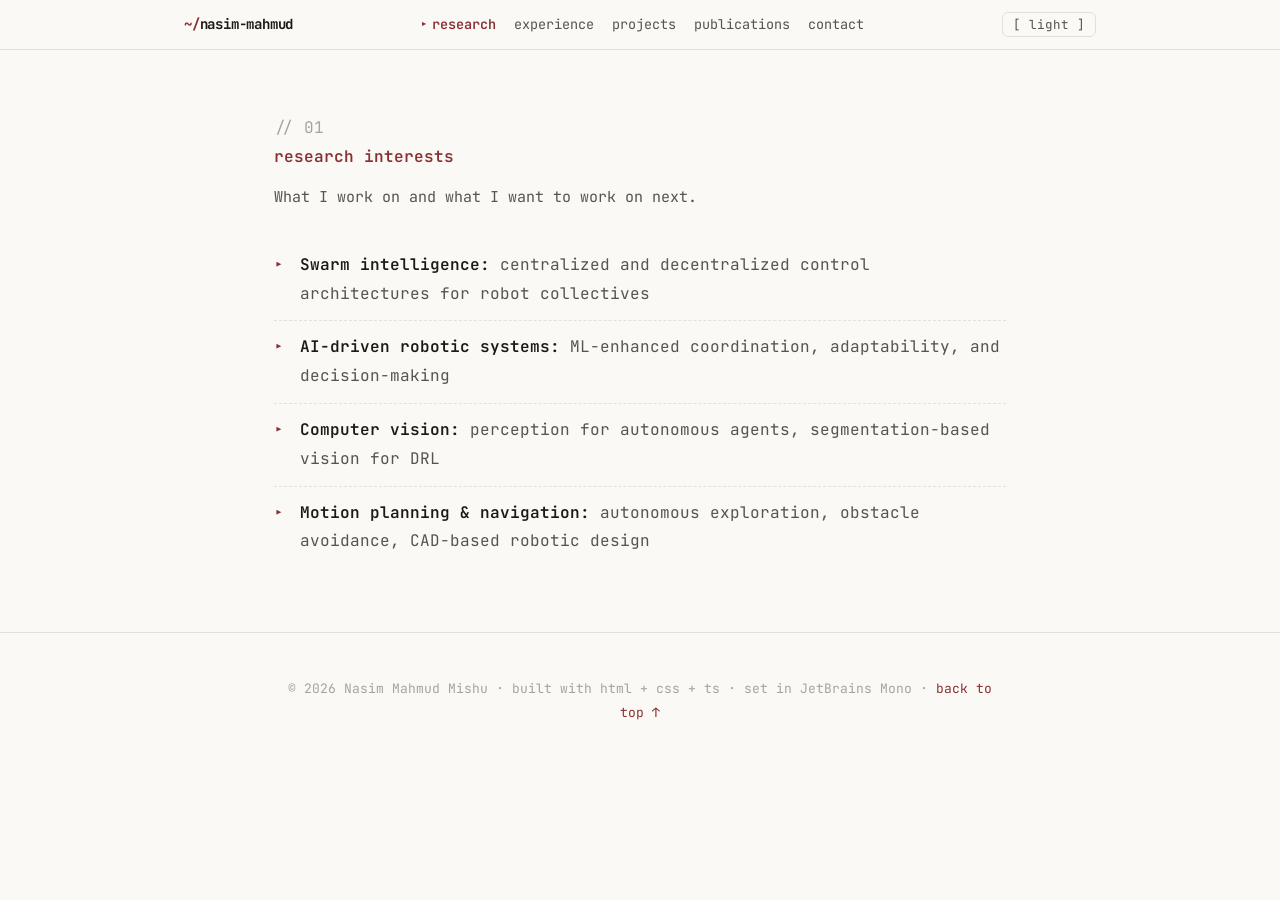
<file: v2/app/research.html>
<!DOCTYPE html>
<html lang="en">
<head>
<meta charset="utf-8" />
<meta name="viewport" content="width=device-width, initial-scale=1" />
<title>Research · Nasim Mahmud Mishu</title>
<meta name="description" content="Research interests of Nasim Mahmud Mishu: swarm intelligence, AI-driven robotic systems, computer vision, motion planning and navigation." />
<meta name="theme-color" content="#faf9f6" />
<link rel="icon" type="image/svg+xml" href="assets/img/favicon.svg" />
<link rel="preconnect" href="https://fonts.googleapis.com" />
<link rel="preconnect" href="https://fonts.gstatic.com" crossorigin />
<link href="https://fonts.googleapis.com/css2?family=JetBrains+Mono:ital,wght@0,300;0,400;0,500;0,600;0,700;1,400&display=swap" rel="stylesheet" />
<link rel="stylesheet" href="css/style.css" />
</head>
<body>

<!-- ================= NAV (shared across all pages) ================= -->
<nav id="top">
  <div class="nav-inner">
    <div class="nav-name"><a href="index.html"><span class="prompt">~/</span>nasim-mahmud</a></div>
    <div class="nav-links" id="navLinks">
      <a href="research.html">research</a>
      <a href="experience.html">experience</a>
      <a href="projects.html">projects</a>
      <a href="publications.html">publications</a>
      <a href="contact.html">contact</a>
    </div>
    <div class="nav-right">
      <button class="theme-btn" id="themeToggle" type="button" aria-label="Toggle color theme">[ light ]</button>
      <button class="menu-btn" id="menuToggle" type="button" aria-label="Toggle navigation menu" aria-expanded="false">[ menu ]</button>
    </div>
  </div>
</nav>

<main class="wrap">

  <!-- ================= RESEARCH INTERESTS ================= -->
  <section id="research" class="reveal">
    <h1 class="sec-head"><span class="comment">// 01</span> research interests</h1>
    <p class="page-intro">What I work on and what I want to work on next.</p>
    <ul class="interest-list">
      <li><b>Swarm intelligence:</b> centralized and decentralized control architectures for robot collectives</li>
      <li><b>AI-driven robotic systems:</b> ML-enhanced coordination, adaptability, and decision-making</li>
      <li><b>Computer vision:</b> perception for autonomous agents, segmentation-based vision for DRL</li>
      <li><b>Motion planning &amp; navigation:</b> autonomous exploration, obstacle avoidance, CAD-based robotic design</li>
    </ul>
  </section>

</main>

<!-- ================= FOOTER (shared across all pages) ================= -->
<footer>
  <div class="wrap">
    <p class="copy">© <span id="year">2026</span> Nasim Mahmud Mishu · built with html + css + ts · set in JetBrains Mono · <a href="#top" class="back-top">back to top ↑</a></p>
  </div>
</footer>

<script src="scripts/main.js"></script>
</body>
</html>
</file>
<file: v2/app/css/style.css>
/* ==========================================================================
   Nasim Mahmud Mishu · portfolio
   style.css · plain CSS3, no frameworks
   ========================================================================== */

/* ============ DESIGN TOKENS ============ */
:root {
  --bg:        #faf9f6;
  --bg-soft:   #f3f1ec;
  --ink:       #1c1917;
  --ink-soft:  #57534e;
  --ink-faint: #a8a29e;
  --accent:    #8a3033;   /* muted maroon */
  --border:    #e4e0d9;
  --card:      #ffffff;
  --code-bg:   #f0eee9;
  --ease-soft: cubic-bezier(.22,.61,.36,1);
}
html[data-theme="dark"] {
  --bg:        #161513;
  --bg-soft:   #1e1c19;
  --ink:       #e7e3dd;
  --ink-soft:  #b0aaa2;
  --ink-faint: #6e675f;
  --accent:    #d08a8a;
  --border:    #2e2a26;
  --card:      #1c1a17;
  --code-bg:   #232019;
}

* { margin: 0; padding: 0; box-sizing: border-box; }
html { scroll-behavior: smooth; }
body {
  background: var(--bg);
  color: var(--ink);
  font-family: "JetBrains Mono", monospace;
  font-size: 16px;
  line-height: 1.8;
  -webkit-font-smoothing: antialiased;
  /* page entry starts hidden; main.js adds .page-in before the first paint */
  opacity: 0;
  transform: translateY(10px);
  transition:
    opacity .25s var(--ease-soft),
    transform .25s var(--ease-soft),
    background-color .25s ease,
    color .25s ease;
}
body.page-in { opacity: 1; transform: none; }
body.page-exit {
  opacity: 0;
  transform: translateY(6px);
  transition-duration: .18s;
  transition-timing-function: ease;
}
::selection { background: var(--accent); color: #fff; }
a { color: var(--accent); text-decoration: none; }
img { display: block; }

/* animated underline slide for inline content + nav links */
.nav-links a,
.hero-links a,
.lead a, .muted a, .xp-detail a,
.pub-id a, .news-text a,
.back-top {
  background-image: linear-gradient(currentColor, currentColor);
  background-size: 0% 1px;
  background-repeat: no-repeat;
  background-position: left 100%;
  padding-bottom: 1px;
  transition: background-size .25s var(--ease-soft), color .2s ease;
}
.nav-links a:hover,
.hero-links a:hover,
.lead a:hover, .muted a:hover, .xp-detail a:hover,
.pub-id a:hover, .news-text a:hover,
.back-top:hover {
  background-size: 100% 1px;
}

/* visible focus state for every interactive element */
:focus-visible {
  outline: 2px solid var(--accent);
  outline-offset: 2px;
  border-radius: 2px;
}

/* text column ~780px; nav and the projects grid get the wider ~960px */
.wrap { max-width: 780px; margin: 0 auto; padding: 0 24px; }
.wrap-wide { max-width: 960px; margin: 0 auto; padding: 0 24px; }

/* anchor offset for the sticky nav */
section, footer { scroll-margin-top: 64px; }

/* ============ NAV ============ */
nav {
  position: sticky; top: 0; z-index: 50;
  background: color-mix(in srgb, var(--bg) 88%, transparent);
  backdrop-filter: blur(8px);
  -webkit-backdrop-filter: blur(8px);
  border-bottom: 1px solid var(--border);
}
.nav-inner {
  max-width: 960px; margin: 0 auto; padding: 12px 24px;
  display: flex; align-items: center; justify-content: space-between; gap: 16px;
}
.nav-name { font-weight: 700; font-size: 14px; letter-spacing: -.2px; white-space: nowrap; }
.nav-name a { color: var(--ink); }
.nav-name a:hover { color: var(--accent); }
.nav-name .prompt { color: var(--accent); }
.nav-links { display: flex; gap: 18px; font-size: 13.5px; color: var(--ink-soft); }
.nav-links a { color: var(--ink-soft); position: relative; }
.nav-links a:hover { color: var(--accent); }
.nav-links a::before {
  content: "▸"; position: absolute; left: -12px;
  color: var(--accent); opacity: 0; transform: translateX(-3px);
  transition: opacity .2s ease, transform .25s var(--ease-soft);
}
.nav-links a.active { color: var(--accent); font-weight: 600; }
.nav-links a.active::before { opacity: 1; transform: none; }
.nav-right { display: flex; align-items: center; gap: 8px; }
.theme-btn, .menu-btn, .modal-close {
  font-family: inherit; font-size: 12.5px; cursor: pointer;
  background: none; border: 1px solid var(--border); border-radius: 6px;
  color: var(--ink-soft); padding: 3px 10px;
  transition: border-color .2s ease, color .2s ease;
}
.theme-btn:hover, .menu-btn:hover, .modal-close:hover { border-color: var(--accent); color: var(--accent); }
.menu-btn { display: none; }

/* ============ HERO ============ */
.hero { padding: 72px 0 56px; border-bottom: 1px solid var(--border); }
.hero-flex { display: flex; gap: 40px; align-items: flex-start; }
.hero-text { flex: 1; min-width: 0; }
.hero-cmd {
  color: var(--ink-faint); font-size: 13.5px; margin-bottom: 14px;
}
.hero-cmd .dollar { color: var(--accent); font-weight: 600; }
.hero h1 {
  font-size: clamp(30px, 5vw, 40px);
  font-weight: 700; letter-spacing: -1.2px; line-height: 1.2;
}
.hero .role { margin-top: 12px; font-size: 15px; color: var(--ink-soft); }
.hero .role b { color: var(--ink); font-weight: 600; }
.tags { display: flex; flex-wrap: wrap; gap: 8px; margin-top: 20px; }
.tag {
  font-size: 13px; color: var(--ink-soft);
  border: 1px solid var(--border); border-radius: 999px;
  padding: 2px 12px; background: var(--card);
}
.hero-links { margin-top: 24px; font-size: 14px; display: flex; flex-wrap: wrap; gap: 4px; }
.hero-links a { margin-right: 14px; overflow-wrap: anywhere; }
.hero-links a::before { content: "↳ "; color: var(--ink-faint); }

/* profile photo: hover zoom + accent ring, click opens fullscreen viewer */
.profile-photo {
  flex-shrink: 0; width: 148px; height: 148px; border-radius: 50%;
  border: 1px dashed var(--ink-faint);
  overflow: hidden; cursor: zoom-in; padding: 0;
  background: var(--bg-soft);
  transition: border-color .25s ease, box-shadow .25s ease, transform .25s ease;
}
.profile-photo:hover,
.profile-photo:focus-visible {
  border-color: var(--accent);
  box-shadow: 0 0 0 2px var(--accent);
}
.profile-photo img {
  width: 100%; height: 100%; object-fit: cover;
  transition: transform .45s var(--ease-soft);
}
.profile-photo:hover img,
.profile-photo:focus-visible img { transform: scale(1.06); }

/* ============ SECTIONS ============ */
section { padding: 64px 0; border-bottom: 1px solid var(--border); }
section:last-of-type { border-bottom: none; }
.sec-head {
  font-size: 16px; font-weight: 600; color: var(--accent);
  margin-bottom: 24px; letter-spacing: 0;
}
.sec-head .comment { color: var(--ink-faint); font-weight: 400; }
.sec-head .comment::after { content: ""; display: block; }

/* short plain intro line under the heading on sub-pages */
.page-intro {
  color: var(--ink-soft); font-size: 15px;
  margin: -12px 0 28px;
}

p + p { margin-top: 16px; }
.muted { color: var(--ink-soft); }
.lead b { font-weight: 600; }

/* research interests */
.interest-list { list-style: none; }
.interest-list li {
  padding: 12px 0 12px 26px; position: relative; color: var(--ink-soft);
  border-bottom: 1px dashed var(--border);
}
.interest-list li:last-child { border-bottom: none; }
.interest-list li::before {
  content: "▸"; position: absolute; left: 0; color: var(--accent);
}
.interest-list b { color: var(--ink); font-weight: 600; }

/* experience timeline */
.xp-item { position: relative; padding: 0 0 32px 28px; }
.xp-item::before {
  content: ""; position: absolute; left: 5px; top: 10px; bottom: 0;
  width: 1px; background: var(--border);
}
.xp-item:last-child { padding-bottom: 0; }
.xp-item:last-child::before { display: none; }
.xp-item::after {
  content: ""; position: absolute; left: 0; top: 9px;
  width: 11px; height: 11px; border-radius: 50%;
  background: var(--bg); border: 2px solid var(--accent);
}
.xp-role { font-weight: 600; font-size: 16px; }
.xp-org { color: var(--ink-soft); font-size: 14.5px; }
.xp-date { font-size: 13.5px; color: var(--ink-faint); }
.xp-detail { margin-top: 8px; font-size: 15px; color: var(--ink-soft); }

/* projects grid */
.proj-grid { display: grid; grid-template-columns: 1fr 1fr; gap: 20px; }
.proj-card {
  background: var(--card); border: 1px solid var(--border); border-radius: 10px;
  overflow: hidden; cursor: pointer;
  transition: border-color .2s ease, transform .2s ease, box-shadow .2s ease;
}
.proj-card:hover,
.proj-card:focus-visible {
  border-color: var(--accent); transform: translateY(-2px);
}
.proj-img {
  aspect-ratio: 16 / 8; width: 100%;
  background: var(--code-bg);
  border-bottom: 1px solid var(--border);
  object-fit: cover;
  transition: transform .35s var(--ease-soft);
}
.proj-card:hover .proj-img,
.proj-card:focus-visible .proj-img { transform: scale(1.03); }
.proj-body { padding: 18px 20px 20px; }
.proj-title { font-weight: 600; font-size: 15px; }
.proj-meta { font-size: 13px; color: var(--ink-faint); margin: 3px 0 10px; }
.proj-desc { font-size: 14px; color: var(--ink-soft); line-height: 1.7; }
.proj-tech { margin-top: 12px; font-size: 12.5px; color: var(--ink-faint); }
.proj-tech b { color: var(--accent); font-weight: 500; }
.proj-more {
  margin-top: 12px; font-size: 13px; color: var(--accent);
  opacity: 0; transform: translateY(3px);
  transition: opacity .2s ease, transform .25s var(--ease-soft);
}
.proj-card:hover .proj-more,
.proj-card:focus-visible .proj-more { opacity: 1; transform: none; }

/* publications */
.pub { padding: 18px 0; border-bottom: 1px dashed var(--border); }
.pub:last-child { border-bottom: none; }
.pub-num { color: var(--ink-faint); font-size: 13.5px; margin-right: 8px; }
.pub-title { font-weight: 600; font-size: 15px; }
.pub-venue { font-size: 14px; color: var(--ink-soft); margin-top: 3px; }
.pub-id { font-size: 13.5px; margin-top: 6px; }

/* news */
.news-item { display: flex; gap: 16px; padding: 9px 0; font-size: 15px; }
.news-date { color: var(--accent); flex-shrink: 0; font-size: 13.5px; min-width: 108px; }
.news-text { color: var(--ink-soft); }

/* education */
.edu-item { padding: 10px 0; }
.edu-deg { font-weight: 600; font-size: 16px; }
.edu-meta { color: var(--ink-soft); font-size: 14.5px; }

/* skills */
.skill-row { display: flex; gap: 16px; padding: 9px 0; font-size: 15px; }
.skill-key { flex-shrink: 0; width: 170px; color: var(--accent); font-weight: 500; }
.skill-val { color: var(--ink-soft); }

/* footer */
footer { padding: 44px 0 52px; border-top: 1px solid var(--border); }
.footer-box {
  border: 1px solid var(--border); border-radius: 10px; background: var(--card);
  padding: 26px 28px;
}
.footer-box .sec-head { margin-bottom: 12px; }
.copy { text-align: center; font-size: 13px; color: var(--ink-faint); }
.back-top { color: var(--accent); }

/* ============ FULLSCREEN PHOTO OVERLAY ============ */
.overlay {
  position: fixed; inset: 0; z-index: 100;
  display: flex; align-items: center; justify-content: center;
  background: rgba(0, 0, 0, .82);
  cursor: zoom-out;
  opacity: 0;
  transition: opacity .2s ease;
}
.overlay[hidden] { display: none; }
.overlay.open { opacity: 1; }
.overlay img {
  width: min(90vw, 90vh, 560px); height: auto;
  max-height: 90vh; object-fit: contain;
  border-radius: 8px;
  transform: scale(.9);
  transition: transform .2s var(--ease-soft);
}
.overlay.open img { transform: scale(1); }
.overlay .overlay-hint {
  position: absolute; bottom: 18px; left: 0; right: 0;
  text-align: center; font-size: 12.5px; color: #d6d3d1;
}

/* ============ PROJECT DETAIL MODAL ============ */
.modal-backdrop {
  position: fixed; inset: 0; z-index: 110;
  display: flex; align-items: center; justify-content: center;
  padding: 24px;
  background: rgba(0, 0, 0, .55);
  opacity: 0;
  transition: opacity .2s ease;
}
.modal-backdrop[hidden] { display: none; }
.modal-backdrop.open { opacity: 1; }
.modal-panel {
  background: var(--bg); border: 1px solid var(--border); border-radius: 10px;
  width: 100%; max-width: min(720px, calc(100vw - 32px)); max-height: 85vh;
  overflow-y: auto;
  padding: 24px 28px 28px;
  position: relative;
  transform: scale(.96) translateY(10px);
  transition: transform .2s var(--ease-soft);
}
.modal-backdrop.open .modal-panel { transform: none; }
.modal-close {
  position: sticky; top: 0; float: right;
  margin: 0 0 8px 12px;
  background: var(--bg); z-index: 1;
}
.modal-img {
  width: 100%; aspect-ratio: 16 / 8; object-fit: cover;
  background: var(--code-bg);
  border: 1px solid var(--border); border-radius: 8px;
  margin-bottom: 16px;
}
.modal-title { font-size: 18px; font-weight: 700; letter-spacing: -.3px; }
.modal-meta { font-size: 13.5px; color: var(--ink-faint); margin: 4px 0 14px; }
.modal-summary { font-size: 15px; color: var(--ink-soft); line-height: 1.75; }
.modal-sub {
  font-size: 13.5px; font-weight: 600; color: var(--accent);
  margin: 18px 0 8px;
}
.modal-highlights { list-style: none; }
.modal-highlights li {
  position: relative; padding: 4px 0 4px 22px;
  font-size: 14.5px; color: var(--ink-soft); line-height: 1.65;
}
.modal-highlights li::before {
  content: "▸"; position: absolute; left: 0; color: var(--accent);
}
.modal-tags { display: flex; flex-wrap: wrap; gap: 7px; margin-top: 16px; }
.modal-tags .tag { font-size: 12.5px; }
.modal-status {
  margin-top: 18px; padding-top: 14px;
  border-top: 1px dashed var(--border);
  font-size: 13.5px; color: var(--ink-faint);
}
.modal-status b { color: var(--accent); font-weight: 600; }
.modal-links { margin-top: 12px; font-size: 14px; }
.modal-links a { margin-right: 16px; }
.modal-links a::before { content: "↳ "; color: var(--ink-faint); }

/* ============ REVEAL ON SCROLL ============ */
.reveal {
  opacity: 0;
  transform: translateY(14px);
  transition: opacity .5s ease, transform .5s ease;
}
.reveal.visible { opacity: 1; transform: none; }

/* ============ RESPONSIVE ============ */
@media (max-width: 720px) {
  .hero-flex { flex-direction: column-reverse; }
  .profile-photo { width: 112px; height: 112px; }
  .proj-grid { grid-template-columns: 1fr; }
  .menu-btn { display: inline-block; }
  .nav-links {
    display: none;
    position: absolute; top: 100%; left: 0; right: 0;
    flex-direction: column; gap: 0;
    background: var(--bg);
    border-bottom: 1px solid var(--border);
    padding: 6px 24px 12px;
    font-size: 14px;
  }
  .nav-links.open { display: flex; }
  .nav-links a { padding: 9px 0; border-bottom: 1px dashed var(--border); }
  .nav-links a:last-child { border-bottom: none; }
  .nav-links a::before { position: static; margin-right: 6px; }
  .skill-row { flex-direction: column; gap: 0; }
  .news-item { flex-direction: column; gap: 0; }
  .modal-panel { padding: 18px 18px 20px; }
}

@media (max-width: 479px) {
  body { font-size: 15px; }
  .wrap, .wrap-wide, .nav-inner { padding-left: 16px; padding-right: 16px; }
  .hero { padding: 48px 0 40px; }
  section { padding: 48px 0; }
  .hero-links a { margin-right: 10px; }
}

/* ============ REDUCED MOTION ============ */
@media (prefers-reduced-motion: reduce) {
  html { scroll-behavior: auto; }
  *, *::before, *::after {
    animation: none !important;
    transition: none !important;
  }
  body { opacity: 1; transform: none; }
  .reveal { opacity: 1; transform: none; }
  .modal-panel, .overlay img { transform: none; }
  .modal-backdrop, .overlay { opacity: 1; }
}
</file>
